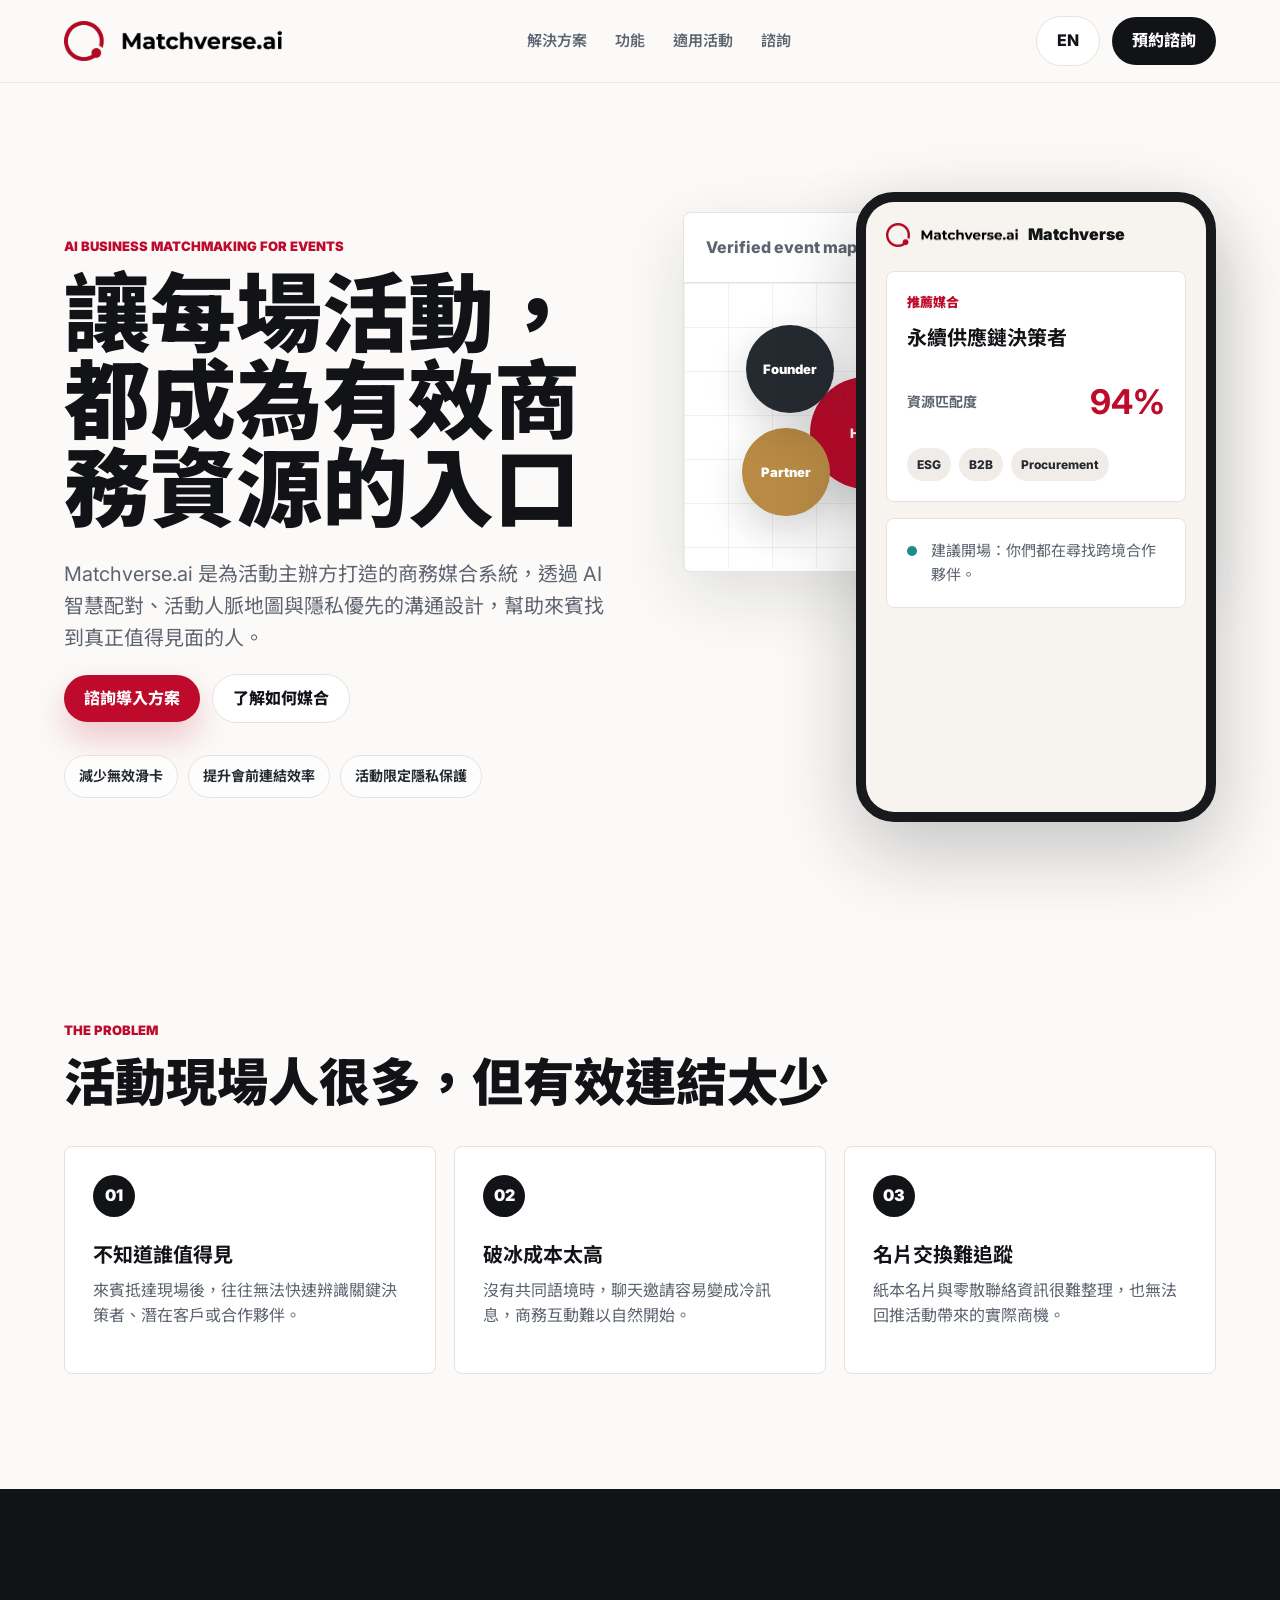
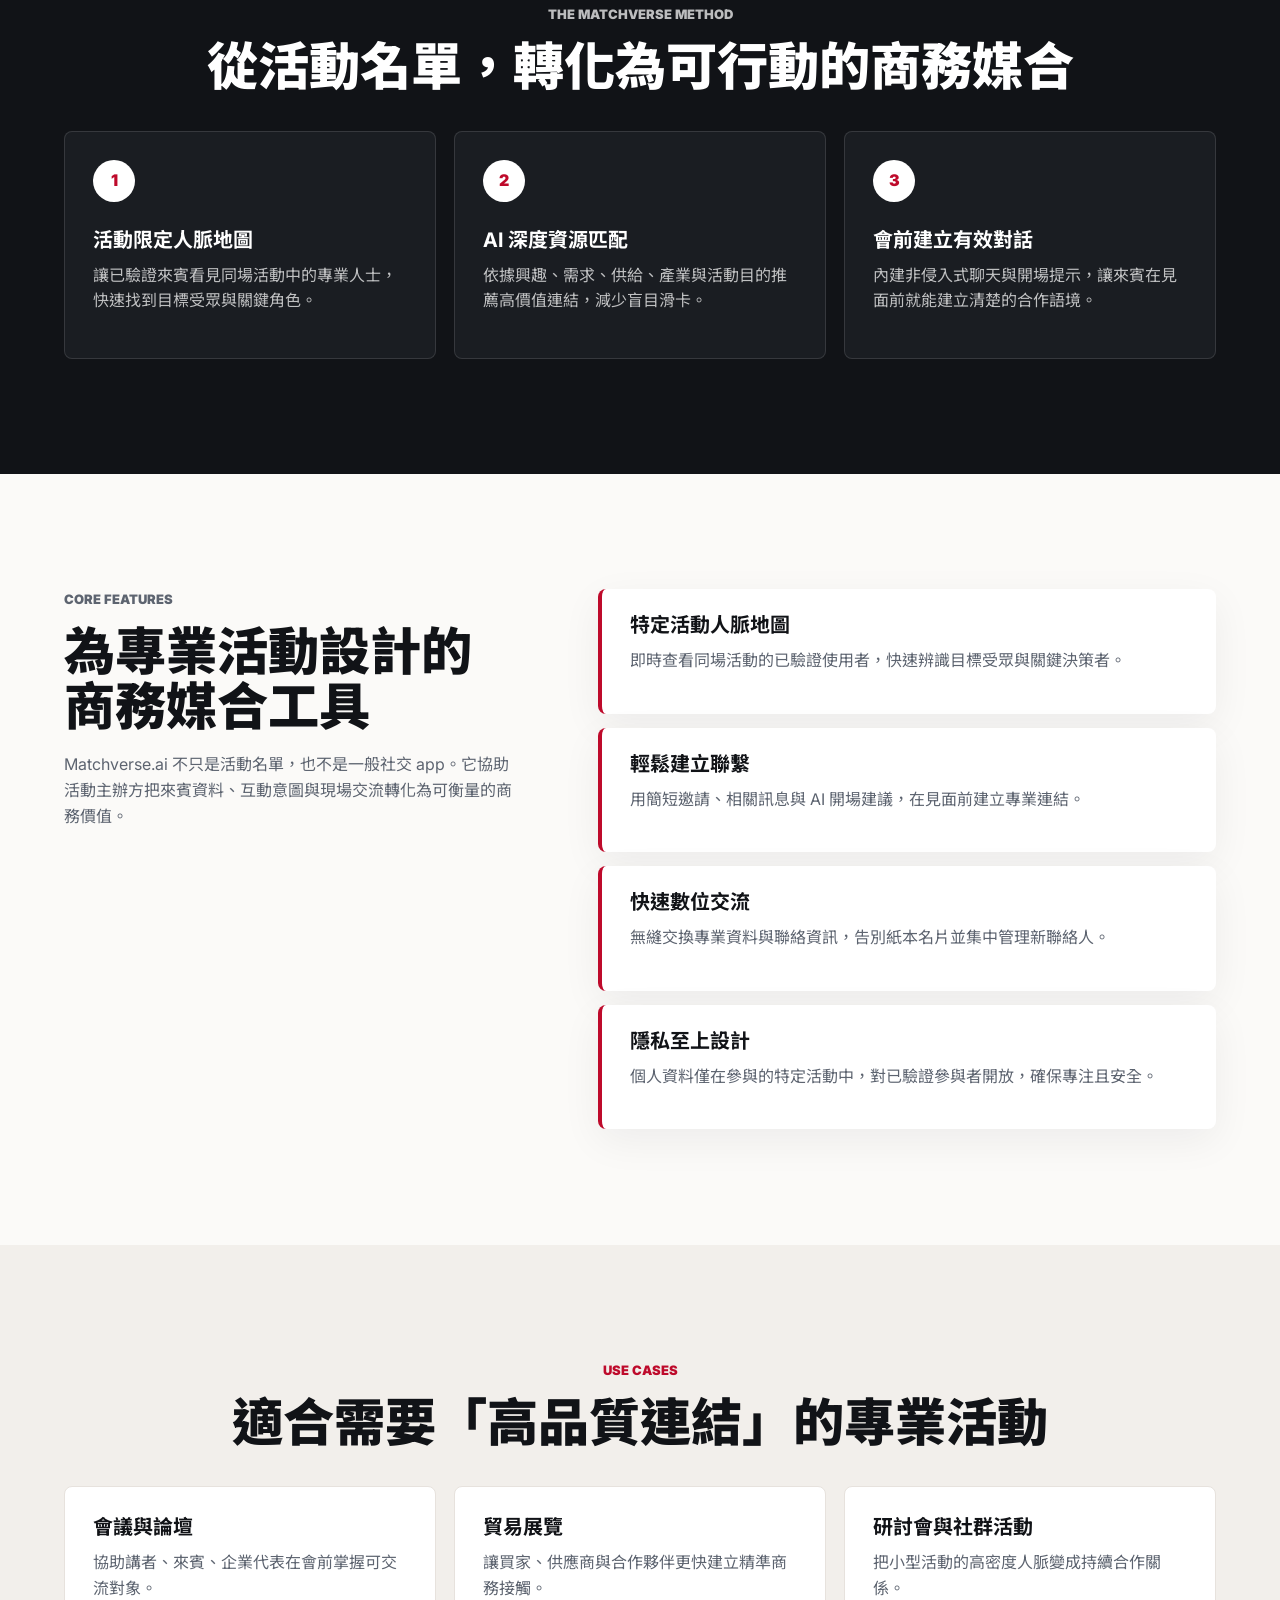
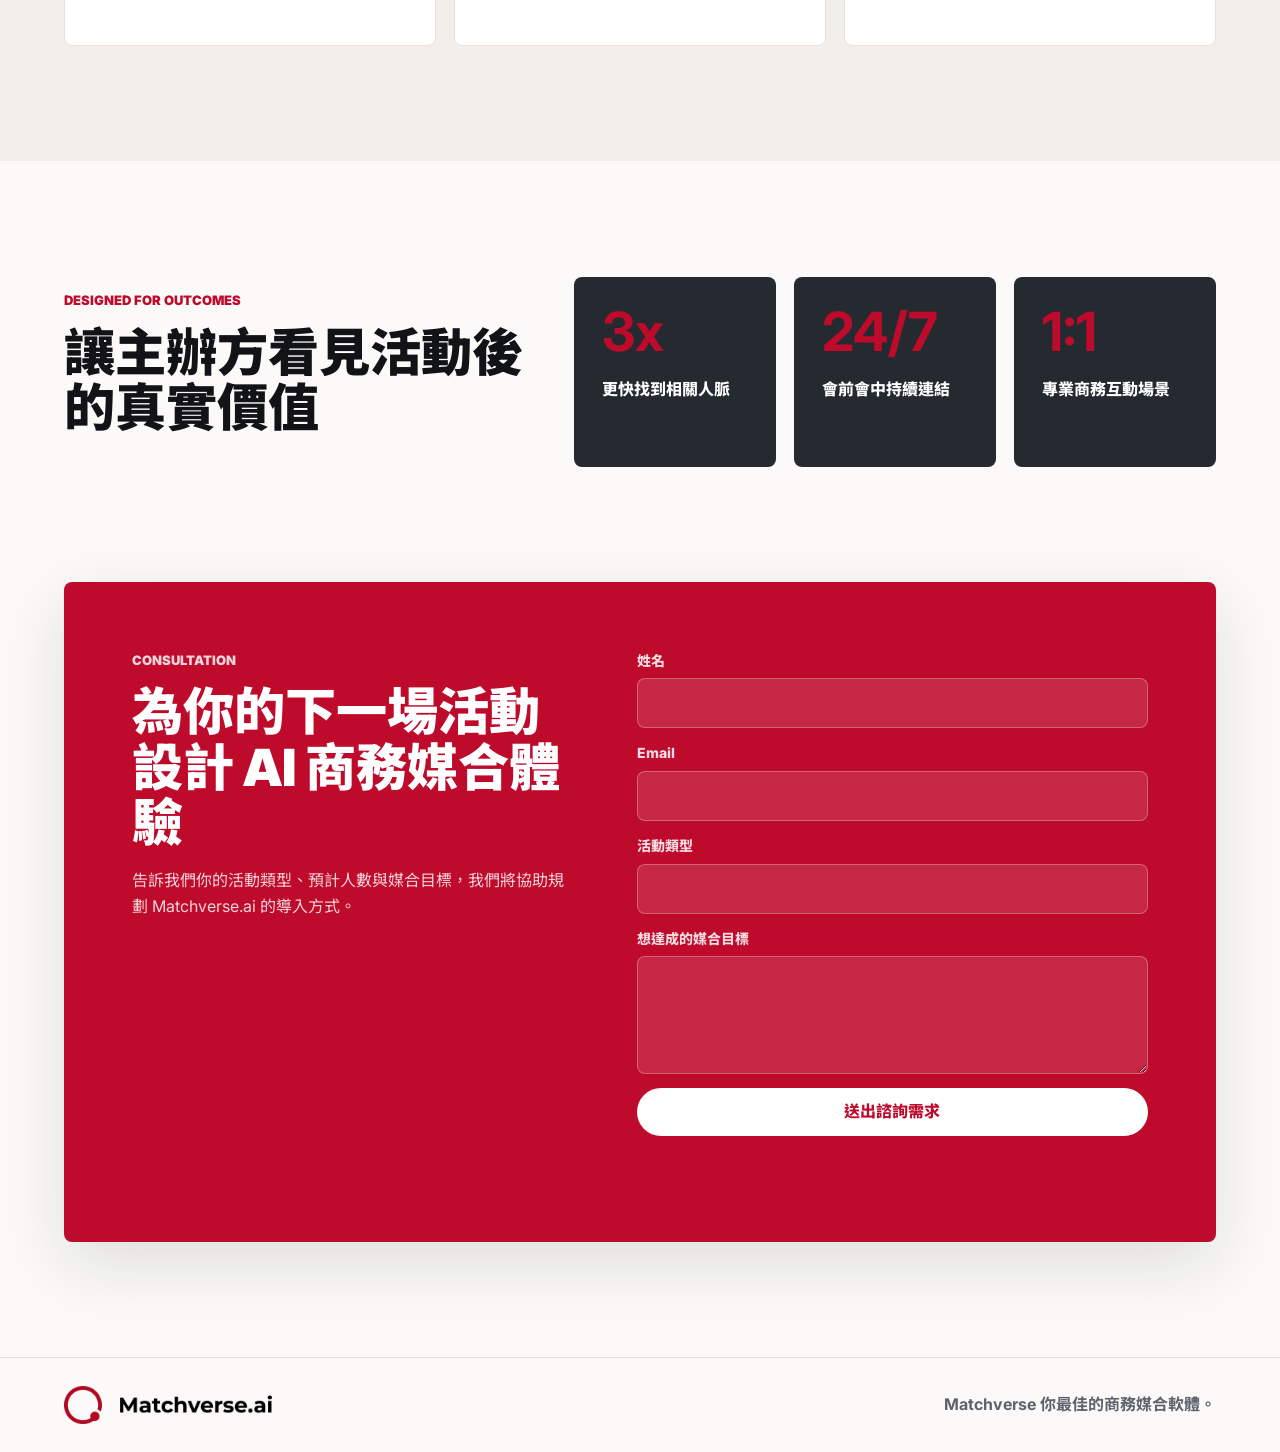
<file: index.html>
<!doctype html>
<html lang="zh-Hant">
  <head>
    <meta charset="utf-8" />
    <meta name="viewport" content="width=device-width, initial-scale=1" />
    <title>Matchverse.ai | AI 商務媒合系統</title>
    <meta
      name="description"
      content="Matchverse.ai 是為活動主辦方打造的 AI 商務媒合系統，協助來賓取得有效商務資源，讓每一次線下活動轉化為真實商機。"
    />
    <link rel="preconnect" href="https://fonts.googleapis.com" />
    <link rel="preconnect" href="https://fonts.gstatic.com" crossorigin />
    <link
      href="https://fonts.googleapis.com/css2?family=Inter:wght@400;500;600;700;800&family=Noto+Sans+TC:wght@400;500;700;900&display=swap"
      rel="stylesheet"
    />
    <link rel="stylesheet" href="styles.css" />
  </head>
  <body>
    <header class="site-header">
      <a class="brand" href="#top" aria-label="Matchverse.ai home">
        <img src="./assets/matchverse-logo.png" alt="Matchverse.ai" />
      </a>
      <nav class="nav-links" aria-label="Primary navigation">
        <a href="#solution" data-i18n="nav_solution">解決方案</a>
        <a href="#features" data-i18n="nav_features">功能</a>
        <a href="#events" data-i18n="nav_events">適用活動</a>
        <a href="#consult" data-i18n="nav_consult">諮詢</a>
      </nav>
      <div class="header-actions">
        <button class="language-toggle" type="button" aria-label="Switch language">EN</button>
        <a class="button button-dark" href="#consult" data-i18n="cta_consult">預約諮詢</a>
      </div>
    </header>

    <main id="top">
      <section class="hero">
        <div class="hero-copy">
          <p class="eyebrow" data-i18n="hero_eyebrow">AI Business Matchmaking for Events</p>
          <h1 data-i18n="hero_title">讓每場活動，都成為有效商務資源的入口</h1>
          <p class="hero-text" data-i18n="hero_text">
            Matchverse.ai 是為活動主辦方打造的商務媒合系統，透過 AI 智慧配對、活動人脈地圖與隱私優先的溝通設計，幫助來賓找到真正值得見面的人。
          </p>
          <div class="hero-actions">
            <a class="button button-primary" href="#consult" data-i18n="hero_primary">諮詢導入方案</a>
            <a class="button button-light" href="#solution" data-i18n="hero_secondary">了解如何媒合</a>
          </div>
          <div class="trust-strip" aria-label="Key outcomes">
            <span data-i18n="trust_1">減少無效滑卡</span>
            <span data-i18n="trust_2">提升會前連結效率</span>
            <span data-i18n="trust_3">活動限定隱私保護</span>
          </div>
        </div>

        <div class="hero-visual" aria-label="Matchverse product preview">
          <div class="network-panel">
            <div class="network-topline">
              <span data-i18n="visual_event">Verified event map</span>
              <strong>92%</strong>
            </div>
            <div class="constellation">
              <span class="node node-large">Host</span>
              <span class="node node-red">VC</span>
              <span class="node node-teal">Buyer</span>
              <span class="node node-gold">Partner</span>
              <span class="node node-dark">Founder</span>
            </div>
          </div>
          <div class="phone-frame">
            <div class="phone-screen">
              <div class="app-bar">
                <img src="./assets/matchverse-logo.png" alt="" />
                <span>Matchverse</span>
              </div>
              <div class="match-card">
                <p data-i18n="mock_label">推薦媒合</p>
                <h3 data-i18n="mock_title">永續供應鏈決策者</h3>
                <div class="score-row">
                  <span data-i18n="mock_score">資源匹配度</span>
                  <strong>94%</strong>
                </div>
                <div class="tag-row">
                  <span>ESG</span>
                  <span>B2B</span>
                  <span>Procurement</span>
                </div>
              </div>
              <div class="message-preview">
                <span></span>
                <p data-i18n="mock_message">建議開場：你們都在尋找跨境合作夥伴。</p>
              </div>
            </div>
          </div>
        </div>
      </section>

      <section class="section problem-section">
        <div class="section-heading">
          <p class="eyebrow" data-i18n="problem_eyebrow">The Problem</p>
          <h2 data-i18n="problem_title">活動現場人很多，但有效連結太少</h2>
        </div>
        <div class="problem-grid">
          <article>
            <span>01</span>
            <h3 data-i18n="problem_1_title">不知道誰值得見</h3>
            <p data-i18n="problem_1_text">來賓抵達現場後，往往無法快速辨識關鍵決策者、潛在客戶或合作夥伴。</p>
          </article>
          <article>
            <span>02</span>
            <h3 data-i18n="problem_2_title">破冰成本太高</h3>
            <p data-i18n="problem_2_text">沒有共同語境時，聊天邀請容易變成冷訊息，商務互動難以自然開始。</p>
          </article>
          <article>
            <span>03</span>
            <h3 data-i18n="problem_3_title">名片交換難追蹤</h3>
            <p data-i18n="problem_3_text">紙本名片與零散聯絡資訊很難整理，也無法回推活動帶來的實際商機。</p>
          </article>
        </div>
      </section>

      <section class="section solution-section" id="solution">
        <div class="section-heading compact">
          <p class="eyebrow" data-i18n="solution_eyebrow">The Matchverse Method</p>
          <h2 data-i18n="solution_title">從活動名單，轉化為可行動的商務媒合</h2>
        </div>
        <div class="method-grid">
          <div class="method-step">
            <span>1</span>
            <h3 data-i18n="method_1_title">活動限定人脈地圖</h3>
            <p data-i18n="method_1_text">讓已驗證來賓看見同場活動中的專業人士，快速找到目標受眾與關鍵角色。</p>
          </div>
          <div class="method-step">
            <span>2</span>
            <h3 data-i18n="method_2_title">AI 深度資源匹配</h3>
            <p data-i18n="method_2_text">依據興趣、需求、供給、產業與活動目的推薦高價值連結，減少盲目滑卡。</p>
          </div>
          <div class="method-step">
            <span>3</span>
            <h3 data-i18n="method_3_title">會前建立有效對話</h3>
            <p data-i18n="method_3_text">內建非侵入式聊天與開場提示，讓來賓在見面前就能建立清楚的合作語境。</p>
          </div>
        </div>
      </section>

      <section class="section feature-section" id="features">
        <div class="feature-copy">
          <p class="eyebrow" data-i18n="features_eyebrow">Core Features</p>
          <h2 data-i18n="features_title">為專業活動設計的商務媒合工具</h2>
          <p data-i18n="features_text">
            Matchverse.ai 不只是活動名單，也不是一般社交 app。它協助活動主辦方把來賓資料、互動意圖與現場交流轉化為可衡量的商務價值。
          </p>
        </div>
        <div class="feature-list">
          <article>
            <h3 data-i18n="feature_1_title">特定活動人脈地圖</h3>
            <p data-i18n="feature_1_text">即時查看同場活動的已驗證使用者，快速辨識目標受眾與關鍵決策者。</p>
          </article>
          <article>
            <h3 data-i18n="feature_2_title">輕鬆建立聯繫</h3>
            <p data-i18n="feature_2_text">用簡短邀請、相關訊息與 AI 開場建議，在見面前建立專業連結。</p>
          </article>
          <article>
            <h3 data-i18n="feature_3_title">快速數位交流</h3>
            <p data-i18n="feature_3_text">無縫交換專業資料與聯絡資訊，告別紙本名片並集中管理新聯絡人。</p>
          </article>
          <article>
            <h3 data-i18n="feature_4_title">隱私至上設計</h3>
            <p data-i18n="feature_4_text">個人資料僅在參與的特定活動中，對已驗證參與者開放，確保專注且安全。</p>
          </article>
        </div>
      </section>

      <section class="section events-section" id="events">
        <div class="section-heading compact">
          <p class="eyebrow" data-i18n="events_eyebrow">Use Cases</p>
          <h2 data-i18n="events_title">適合需要「高品質連結」的專業活動</h2>
        </div>
        <div class="event-grid">
          <article>
            <h3 data-i18n="event_1">會議與論壇</h3>
            <p data-i18n="event_1_text">協助講者、來賓、企業代表在會前掌握可交流對象。</p>
          </article>
          <article>
            <h3 data-i18n="event_2">貿易展覽</h3>
            <p data-i18n="event_2_text">讓買家、供應商與合作夥伴更快建立精準商務接觸。</p>
          </article>
          <article>
            <h3 data-i18n="event_3">研討會與社群活動</h3>
            <p data-i18n="event_3_text">把小型活動的高密度人脈變成持續合作關係。</p>
          </article>
        </div>
      </section>

      <section class="section metric-section">
        <div>
          <p class="eyebrow" data-i18n="metrics_eyebrow">Designed for Outcomes</p>
          <h2 data-i18n="metrics_title">讓主辦方看見活動後的真實價值</h2>
        </div>
        <div class="metric-grid">
          <div>
            <strong>3x</strong>
            <span data-i18n="metric_1">更快找到相關人脈</span>
          </div>
          <div>
            <strong>24/7</strong>
            <span data-i18n="metric_2">會前會中持續連結</span>
          </div>
          <div>
            <strong>1:1</strong>
            <span data-i18n="metric_3">專業商務互動場景</span>
          </div>
        </div>
      </section>

      <section class="consult-section" id="consult">
        <div class="consult-card">
          <div>
            <p class="eyebrow" data-i18n="consult_eyebrow">Consultation</p>
            <h2 data-i18n="consult_title">為你的下一場活動設計 AI 商務媒合體驗</h2>
            <p data-i18n="consult_text">
              告訴我們你的活動類型、預計人數與媒合目標，我們將協助規劃 Matchverse.ai 的導入方式。
            </p>
          </div>
          <form class="consult-form" action="https://api.web3forms.com/submit" method="POST">
            <input type="hidden" name="access_key" value="b86a079e-6d67-434d-9d07-afef13e09d5c" />
            <input type="hidden" name="subject" value="New Matchverse.ai consultation request" />
            <input type="hidden" name="from_name" value="Matchverse.ai Website" />
            <input type="hidden" name="redirect" value="" />
            <label>
              <span data-i18n="form_name">姓名</span>
              <input type="text" name="name" autocomplete="name" required />
            </label>
            <label>
              <span data-i18n="form_email">Email</span>
              <input type="email" name="email" autocomplete="email" required />
            </label>
            <label>
              <span data-i18n="form_event">活動類型</span>
              <input type="text" name="event_type" required />
            </label>
            <label>
              <span data-i18n="form_message">想達成的媒合目標</span>
              <textarea name="message" rows="4" required></textarea>
            </label>
            <button class="button button-primary" type="submit" data-i18n="form_submit">送出諮詢需求</button>
            <p class="form-note" aria-live="polite" data-i18n="form_note"></p>
          </form>
        </div>
      </section>

    </main>

    <footer class="site-footer">
      <img src="./assets/matchverse-logo.png" alt="Matchverse.ai" />
      <p data-i18n="footer_text">Matchverse 你最佳的商務媒合軟體。</p>
    </footer>

    <script src="script.js"></script>
  </body>
</html>
</file>
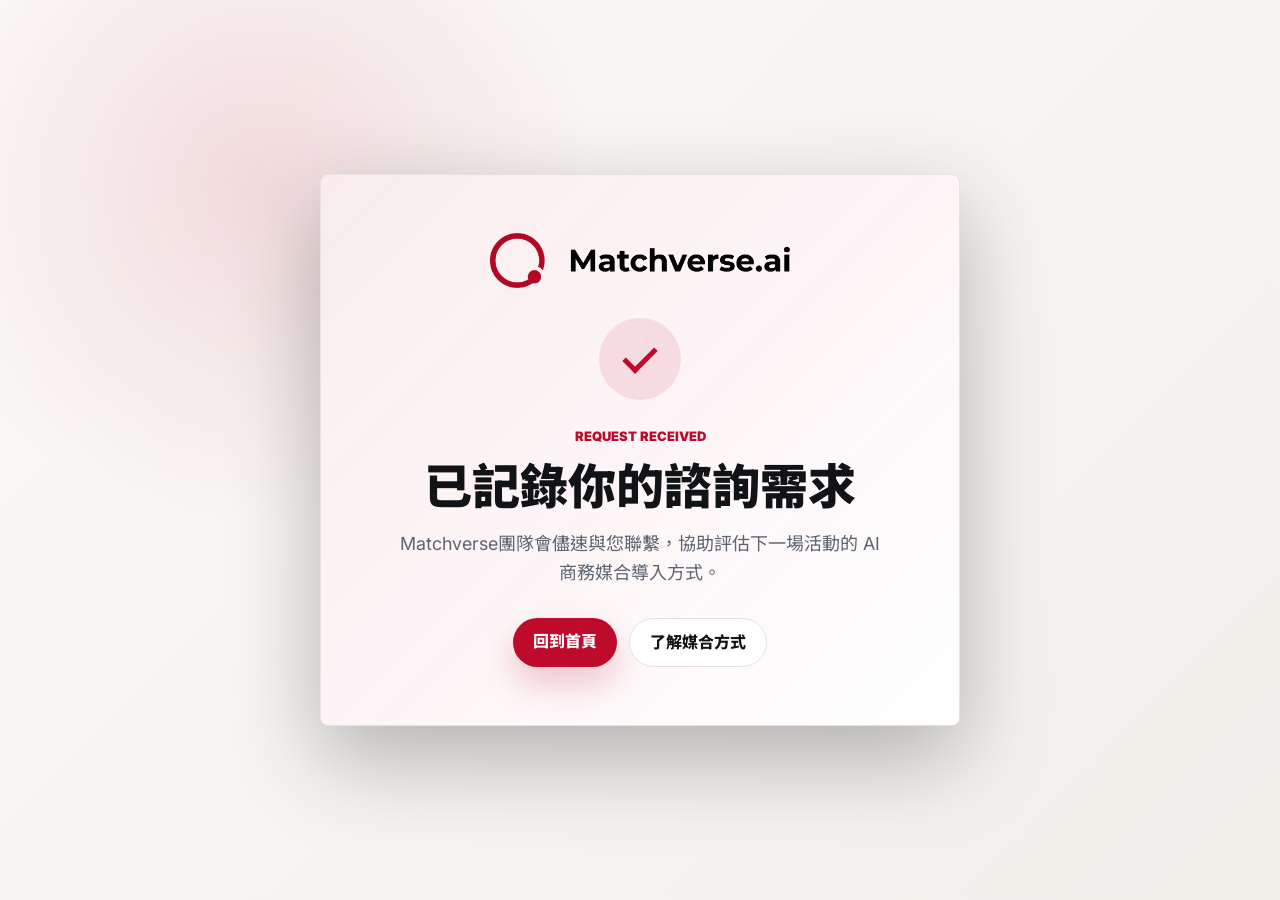
<file: success.html>
<!doctype html>
<html lang="zh-Hant">
  <head>
    <meta charset="utf-8" />
    <meta name="viewport" content="width=device-width, initial-scale=1" />
    <title>諮詢需求已送出 | Matchverse.ai</title>
    <meta
      name="description"
      content="Matchverse.ai 已收到您的諮詢需求，團隊會儘速與您聯繫。"
    />
    <link rel="preconnect" href="https://fonts.googleapis.com" />
    <link rel="preconnect" href="https://fonts.gstatic.com" crossorigin />
    <link
      href="https://fonts.googleapis.com/css2?family=Inter:wght@400;500;600;700;800&family=Noto+Sans+TC:wght@400;500;700;900&display=swap"
      rel="stylesheet"
    />
    <link rel="stylesheet" href="./styles.css" />
  </head>
  <body class="success-page">
    <main class="success-page-wrap">
      <section class="success-card">
        <img src="./assets/matchverse-logo.png" alt="Matchverse.ai" />
        <div class="success-mark" aria-hidden="true">
          <span></span>
        </div>
        <p class="eyebrow">Request Received</p>
        <h1>已記錄你的諮詢需求</h1>
        <p>Matchverse團隊會儘速與您聯繫，協助評估下一場活動的 AI 商務媒合導入方式。</p>
        <div class="success-actions">
          <a class="button button-primary" href="./index.html">回到首頁</a>
          <a class="button button-light" href="./index.html#solution">了解媒合方式</a>
        </div>
      </section>
    </main>
  </body>
</html>
</file>
<file: styles.css>
:root {
  --red: #be0a2b;
  --ink: #111317;
  --muted: #5d6470;
  --line: #e7e2dd;
  --paper: #fbfaf8;
  --white: #ffffff;
  --teal: #1f8a8a;
  --gold: #b88a44;
  --charcoal: #252a31;
  --shadow: 0 22px 70px rgba(20, 22, 27, 0.12);
}

* {
  box-sizing: border-box;
}

html {
  scroll-behavior: smooth;
}

body {
  margin: 0;
  color: var(--ink);
  background: var(--paper);
  font-family: "Inter", "Noto Sans TC", system-ui, sans-serif;
  line-height: 1.6;
}

a {
  color: inherit;
  text-decoration: none;
}

img {
  display: block;
  max-width: 100%;
}

.site-header {
  position: sticky;
  top: 0;
  z-index: 20;
  display: flex;
  align-items: center;
  justify-content: space-between;
  gap: 24px;
  min-height: 78px;
  padding: 16px clamp(20px, 5vw, 72px);
  border-bottom: 1px solid rgba(17, 19, 23, 0.08);
  background: rgba(251, 250, 248, 0.9);
  backdrop-filter: blur(18px);
}

.brand img {
  width: 218px;
}

.nav-links {
  display: flex;
  align-items: center;
  gap: 28px;
  color: var(--muted);
  font-size: 15px;
  font-weight: 600;
}

.nav-links a:hover {
  color: var(--red);
}

.header-actions,
.hero-actions {
  display: flex;
  align-items: center;
  gap: 12px;
}

.button,
.language-toggle {
  min-height: 44px;
  border: 0;
  border-radius: 999px;
  padding: 11px 20px;
  font: inherit;
  font-weight: 800;
  cursor: pointer;
  transition: transform 180ms ease, box-shadow 180ms ease, background 180ms ease;
}

.button:hover,
.language-toggle:hover {
  transform: translateY(-2px);
}

.button:disabled {
  cursor: progress;
  opacity: 0.72;
  transform: none;
}

.button-primary {
  color: var(--white);
  background: var(--red);
  box-shadow: 0 16px 34px rgba(190, 10, 43, 0.22);
}

.button-dark {
  color: var(--white);
  background: var(--ink);
}

.button-light,
.language-toggle {
  color: var(--ink);
  background: var(--white);
  border: 1px solid var(--line);
}

.hero {
  display: grid;
  grid-template-columns: minmax(0, 1.02fr) minmax(360px, 0.98fr);
  align-items: center;
  gap: clamp(36px, 5vw, 76px);
  min-height: calc(100vh - 78px);
  padding: clamp(52px, 8vw, 112px) clamp(20px, 5vw, 72px) 56px;
}

.eyebrow {
  margin: 0 0 14px;
  color: var(--red);
  font-size: 13px;
  font-weight: 900;
  text-transform: uppercase;
}

h1,
h2,
h3,
p {
  margin-top: 0;
}

h1 {
  max-width: 760px;
  margin-bottom: 24px;
  font-size: clamp(44px, 7vw, 86px);
  line-height: 1.02;
  font-weight: 900;
}

h2 {
  margin-bottom: 18px;
  font-size: clamp(32px, 4vw, 56px);
  line-height: 1.08;
  font-weight: 900;
}

h3 {
  margin-bottom: 10px;
  font-size: 20px;
  line-height: 1.25;
}

.hero-text {
  max-width: 700px;
  color: var(--muted);
  font-size: 20px;
}

.trust-strip {
  display: flex;
  flex-wrap: wrap;
  gap: 10px;
  margin-top: 32px;
}

.trust-strip span {
  border: 1px solid var(--line);
  border-radius: 999px;
  padding: 9px 14px;
  color: var(--charcoal);
  background: rgba(255, 255, 255, 0.72);
  font-size: 14px;
  font-weight: 700;
}

.hero-visual {
  position: relative;
  min-height: 610px;
}

.network-panel {
  position: absolute;
  top: 0;
  left: 0;
  width: min(100%, 520px);
  min-height: 360px;
  overflow: hidden;
  border: 1px solid var(--line);
  border-radius: 8px;
  background: var(--white);
  box-shadow: var(--shadow);
}

.network-topline {
  display: flex;
  justify-content: space-between;
  padding: 22px;
  border-bottom: 1px solid var(--line);
  color: var(--muted);
  font-weight: 800;
}

.network-topline strong {
  color: var(--red);
}

.constellation {
  position: relative;
  min-height: 285px;
  background:
    linear-gradient(90deg, rgba(17, 19, 23, 0.06) 1px, transparent 1px),
    linear-gradient(rgba(17, 19, 23, 0.06) 1px, transparent 1px);
  background-size: 44px 44px;
}

.constellation::before,
.constellation::after {
  position: absolute;
  content: "";
  height: 2px;
  background: rgba(190, 10, 43, 0.2);
  transform-origin: left center;
}

.constellation::before {
  top: 128px;
  left: 160px;
  width: 230px;
  transform: rotate(-20deg);
}

.constellation::after {
  top: 170px;
  left: 155px;
  width: 260px;
  transform: rotate(22deg);
}

.node {
  position: absolute;
  display: grid;
  place-items: center;
  width: 88px;
  height: 88px;
  border-radius: 50%;
  color: var(--white);
  background: var(--charcoal);
  font-size: 13px;
  font-weight: 900;
  box-shadow: 0 16px 40px rgba(20, 22, 27, 0.18);
}

.node-large {
  top: 94px;
  left: 126px;
  width: 112px;
  height: 112px;
  background: var(--red);
}

.node-red {
  top: 48px;
  right: 78px;
  background: var(--red);
}

.node-teal {
  right: 64px;
  bottom: 48px;
  background: var(--teal);
}

.node-gold {
  left: 58px;
  bottom: 52px;
  background: var(--gold);
}

.node-dark {
  left: 62px;
  top: 42px;
}

.phone-frame {
  position: absolute;
  right: 0;
  bottom: 0;
  width: min(82%, 360px);
  border: 10px solid #17191d;
  border-radius: 38px;
  background: #17191d;
  box-shadow: 0 28px 80px rgba(20, 22, 27, 0.24);
}

.phone-screen {
  min-height: 610px;
  overflow: hidden;
  border-radius: 28px;
  padding: 20px;
  background: #f7f4ef;
}

.app-bar {
  display: flex;
  align-items: center;
  gap: 10px;
  margin-bottom: 24px;
  font-weight: 900;
}

.app-bar img {
  width: 132px;
}

.match-card,
.message-preview {
  border: 1px solid var(--line);
  border-radius: 8px;
  padding: 20px;
  background: var(--white);
}

.match-card p {
  color: var(--red);
  font-size: 13px;
  font-weight: 900;
  text-transform: uppercase;
}

.score-row {
  display: flex;
  align-items: center;
  justify-content: space-between;
  margin: 24px 0 18px;
  color: var(--muted);
  font-size: 14px;
  font-weight: 700;
}

.score-row strong {
  color: var(--red);
  font-size: 34px;
}

.tag-row {
  display: flex;
  flex-wrap: wrap;
  gap: 8px;
}

.tag-row span {
  border-radius: 999px;
  padding: 7px 10px;
  color: var(--charcoal);
  background: #f0ece7;
  font-size: 12px;
  font-weight: 800;
}

.message-preview {
  display: flex;
  gap: 14px;
  margin-top: 16px;
}

.message-preview span {
  flex: 0 0 10px;
  height: 10px;
  margin-top: 7px;
  border-radius: 50%;
  background: var(--teal);
}

.message-preview p {
  margin-bottom: 0;
  color: var(--muted);
  font-size: 15px;
}

.section {
  padding: clamp(70px, 9vw, 120px) clamp(20px, 5vw, 72px);
}

.section-heading {
  max-width: 820px;
  margin-bottom: 36px;
}

.section-heading.compact {
  max-width: 900px;
  margin-inline: auto;
  text-align: center;
}

.problem-grid,
.method-grid,
.event-grid,
.metric-grid {
  display: grid;
  grid-template-columns: repeat(3, minmax(0, 1fr));
  gap: 18px;
}

.problem-grid article,
.method-step,
.event-grid article {
  border: 1px solid var(--line);
  border-radius: 8px;
  padding: 28px;
  background: var(--white);
}

.problem-grid span,
.method-step span {
  display: inline-grid;
  place-items: center;
  width: 42px;
  height: 42px;
  margin-bottom: 26px;
  border-radius: 50%;
  color: var(--white);
  background: var(--ink);
  font-weight: 900;
}

.problem-grid p,
.method-step p,
.event-grid p,
.feature-list p,
.feature-copy p,
.consult-card p {
  color: var(--muted);
}

.solution-section {
  color: var(--white);
  background: var(--ink);
}

.solution-section .eyebrow,
.solution-section p {
  color: rgba(255, 255, 255, 0.72);
}

.method-step {
  border-color: rgba(255, 255, 255, 0.12);
  background: #1a1d22;
}

.method-step span {
  color: var(--red);
  background: var(--white);
}

.feature-section {
  display: grid;
  grid-template-columns: 0.85fr 1.15fr;
  gap: clamp(32px, 6vw, 84px);
  align-items: start;
}

.feature-copy {
  position: sticky;
  top: 118px;
}

.feature-list {
  display: grid;
  gap: 14px;
}

.feature-list article {
  border-left: 4px solid var(--red);
  border-radius: 8px;
  padding: 24px 28px;
  background: var(--white);
  box-shadow: 0 12px 40px rgba(20, 22, 27, 0.06);
}

.events-section {
  background: #f2efeb;
}

.metric-section {
  display: grid;
  grid-template-columns: 0.85fr 1.15fr;
  gap: 36px;
  align-items: center;
}

.metric-grid div {
  min-height: 190px;
  border-radius: 8px;
  padding: 28px;
  color: var(--white);
  background: var(--charcoal);
}

.metric-grid strong {
  display: block;
  margin-bottom: 18px;
  color: var(--red);
  font-size: 54px;
  line-height: 1;
}

.metric-grid span {
  font-weight: 800;
}

.consult-section {
  padding: 0 clamp(20px, 5vw, 72px) clamp(70px, 9vw, 120px);
}

.consult-card {
  display: grid;
  grid-template-columns: minmax(0, 0.85fr) minmax(320px, 1fr);
  gap: clamp(28px, 6vw, 70px);
  padding: clamp(32px, 6vw, 68px);
  border-radius: 8px;
  color: var(--white);
  background: var(--red);
  box-shadow: var(--shadow);
}

.consult-card .eyebrow,
.consult-card p {
  color: rgba(255, 255, 255, 0.82);
}

.consult-form {
  display: grid;
  gap: 14px;
}

.consult-form label {
  display: grid;
  gap: 6px;
  color: rgba(255, 255, 255, 0.86);
  font-size: 14px;
  font-weight: 800;
}

.consult-form input,
.consult-form textarea {
  width: 100%;
  border: 1px solid rgba(255, 255, 255, 0.28);
  border-radius: 8px;
  padding: 13px 14px;
  color: var(--white);
  background: rgba(255, 255, 255, 0.12);
  font: inherit;
}

.consult-form input:focus,
.consult-form textarea:focus {
  outline: 3px solid rgba(255, 255, 255, 0.2);
}

.consult-form .button-primary {
  color: var(--red);
  background: var(--white);
  box-shadow: none;
}

.form-note {
  min-height: 24px;
  margin: 0;
  color: rgba(255, 255, 255, 0.86);
  font-size: 14px;
  font-weight: 700;
}

.success-page {
  min-height: 100vh;
  background:
    radial-gradient(circle at 20% 20%, rgba(190, 10, 43, 0.12), transparent 28%),
    linear-gradient(135deg, #fbfaf8, #f2efeb);
}

.success-page-wrap {
  display: grid;
  min-height: 100vh;
  place-items: center;
  padding: 24px;
}

.success-card {
  width: min(100%, 640px);
  border: 1px solid var(--line);
  border-radius: 8px;
  padding: clamp(30px, 6vw, 58px);
  text-align: center;
  background:
    linear-gradient(135deg, rgba(190, 10, 43, 0.08), rgba(255, 255, 255, 0)),
    var(--white);
  box-shadow: 0 32px 90px rgba(0, 0, 0, 0.28);
}

.success-card img {
  width: min(78%, 300px);
  margin: 0 auto 30px;
}

.success-mark {
  display: grid;
  place-items: center;
  width: 82px;
  height: 82px;
  margin: 0 auto 26px;
  border-radius: 50%;
  background: rgba(190, 10, 43, 0.1);
}

.success-mark span {
  width: 32px;
  height: 18px;
  border-bottom: 5px solid var(--red);
  border-left: 5px solid var(--red);
  transform: translateY(-3px) rotate(-45deg);
}

.success-card h1,
.success-card h2 {
  margin-bottom: 16px;
  font-size: clamp(30px, 5vw, 48px);
  line-height: 1.12;
}

.success-card p:not(.eyebrow) {
  max-width: 500px;
  margin-inline: auto;
  color: var(--muted);
  font-size: 18px;
}

.success-actions {
  display: flex;
  justify-content: center;
  gap: 12px;
  margin-top: 30px;
}

.site-footer {
  display: flex;
  align-items: center;
  justify-content: space-between;
  gap: 20px;
  padding: 28px clamp(20px, 5vw, 72px);
  border-top: 1px solid var(--line);
}

.site-footer img {
  width: 208px;
}

.site-footer p {
  margin-bottom: 0;
  color: var(--muted);
  font-weight: 700;
}

@media (max-width: 980px) {
  .nav-links {
    display: none;
  }

  .hero,
  .feature-section,
  .metric-section,
  .consult-card {
    grid-template-columns: 1fr;
  }

  .hero {
    min-height: auto;
  }

  .hero-visual {
    min-height: 690px;
  }

  .feature-copy {
    position: static;
  }

  .problem-grid,
  .method-grid,
  .event-grid,
  .metric-grid {
    grid-template-columns: 1fr;
  }
}

@media (max-width: 640px) {
  .site-header {
    min-height: 70px;
  }

  .brand img {
    width: 174px;
  }

  .header-actions .button {
    display: none;
  }

  .hero-actions {
    align-items: stretch;
    flex-direction: column;
  }

  .button {
    width: 100%;
    text-align: center;
  }

  .hero-visual {
    min-height: 640px;
  }

  .network-panel {
    width: 100%;
  }

  .phone-frame {
    width: 86%;
  }

  .site-footer {
    align-items: flex-start;
    flex-direction: column;
  }
}
</file>
